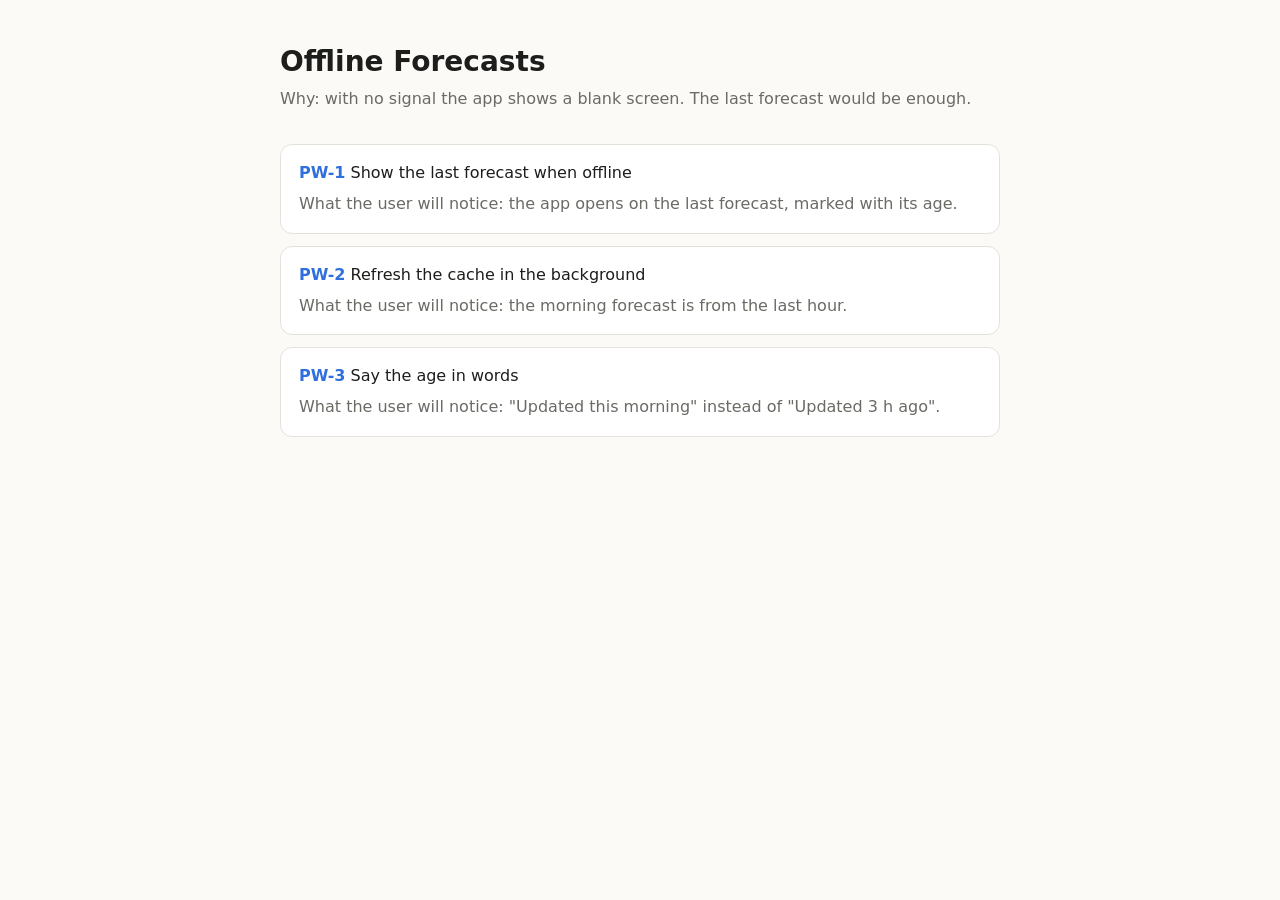
<file: example/projects/offline-forecasts.html>
<!doctype html>
<html lang="en"><head><meta charset="utf-8"><meta name="viewport" content="width=device-width, initial-scale=1">
<title>Offline Forecasts</title>
<style>
:root{--bg:#fbfaf7;--fg:#1d1d1b;--muted:#6b6a65;--card:#fff;--line:#e4e1da;--accent:#2f6fde}
@media (prefers-color-scheme:dark){:root{--bg:#141413;--fg:#ecebe6;--muted:#a3a19a;--card:#1e1e1c;--line:#33322f;--accent:#7aa5f0}}
body{margin:0;background:var(--bg);color:var(--fg);font:16px/1.55 -apple-system,system-ui,sans-serif}
main{max-width:720px;margin:0 auto;padding:40px 16px}
h1{font-size:28px;margin:0 0 4px}.sub{color:var(--muted);margin:0 0 32px}
.task{background:var(--card);border:1px solid var(--line);border-radius:12px;padding:16px 18px;margin:12px 0}
.task b{color:var(--accent)}.notice{color:var(--muted);margin:6px 0 0}
</style></head><body><main>
<h1>Offline Forecasts</h1>
<p class="sub">Why: with no signal the app shows a blank screen. The last forecast would be enough.</p>
<div class="task"><b>PW-1</b> Show the last forecast when offline
<p class="notice">What the user will notice: the app opens on the last forecast, marked with its age.</p></div>
<div class="task"><b>PW-2</b> Refresh the cache in the background
<p class="notice">What the user will notice: the morning forecast is from the last hour.</p></div>
<div class="task"><b>PW-3</b> Say the age in words
<p class="notice">What the user will notice: "Updated this morning" instead of "Updated 3 h ago".</p></div>
</main></body></html>
</file>
